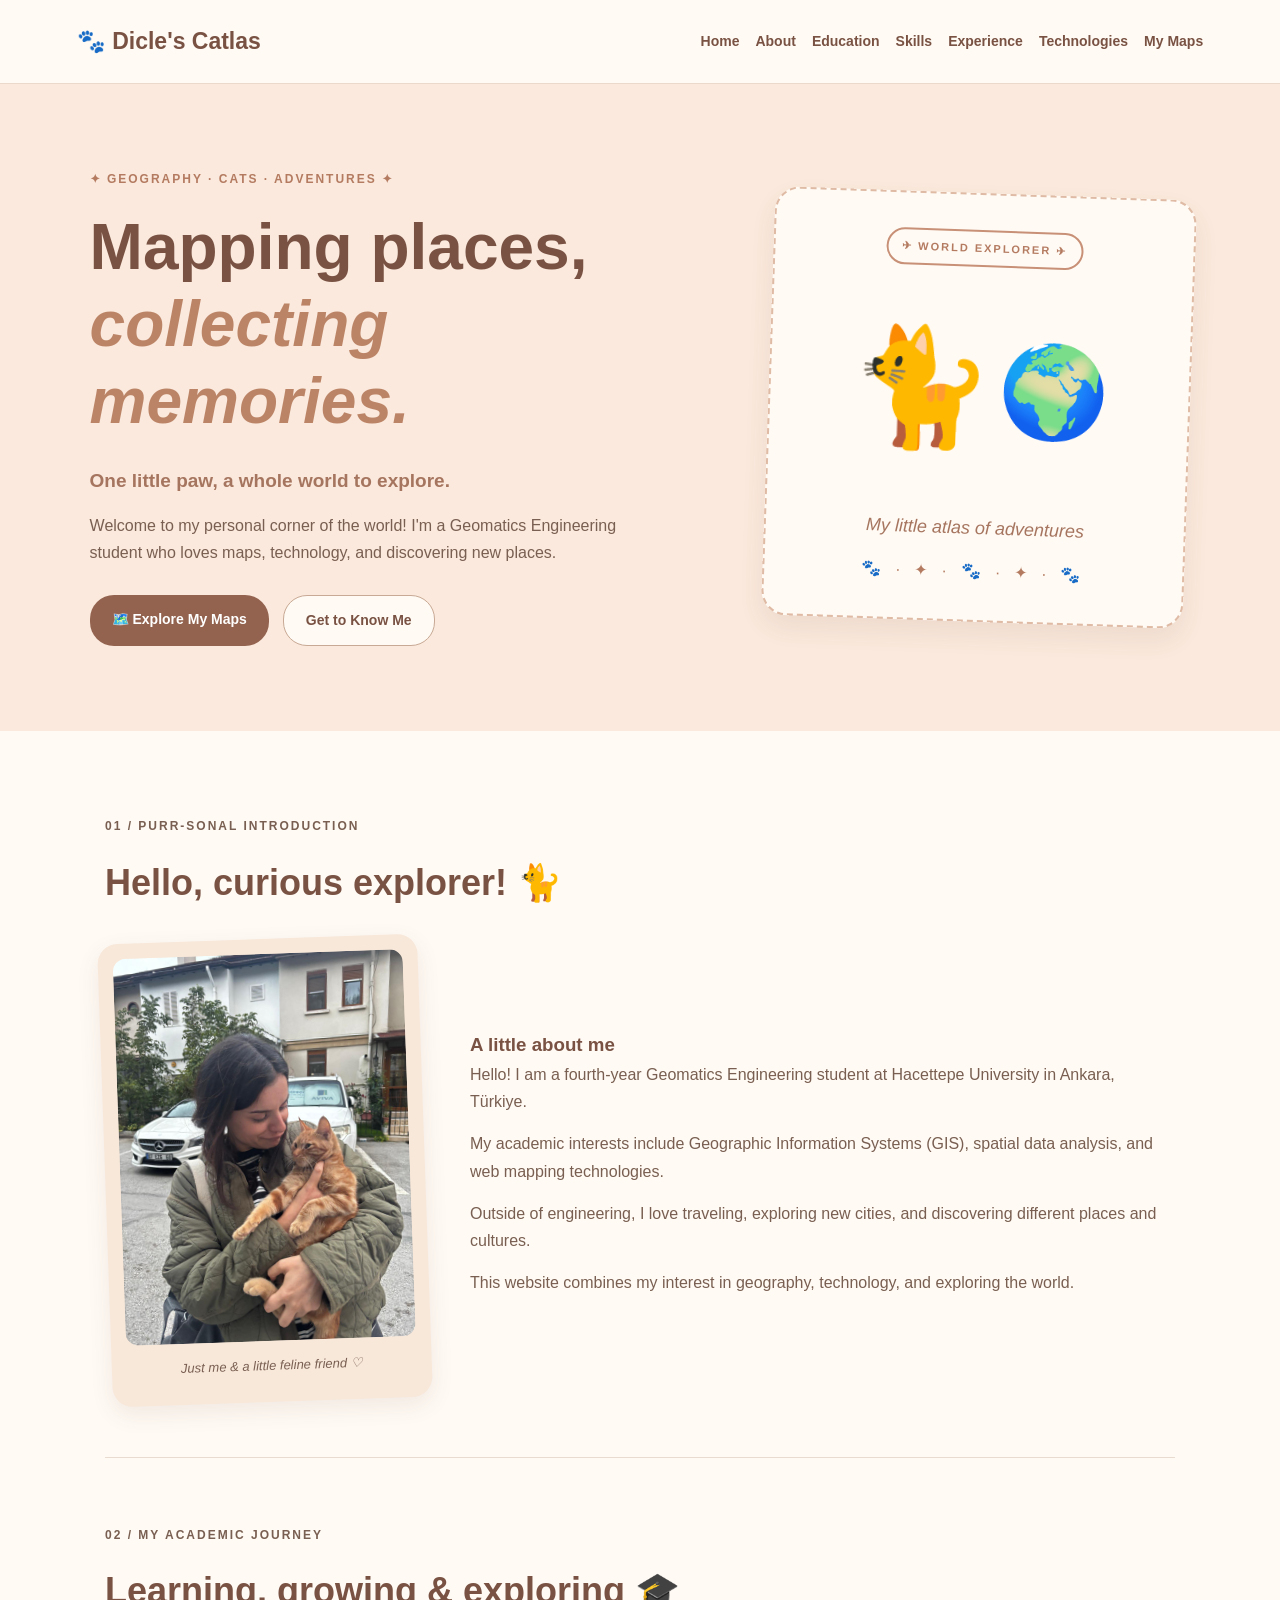
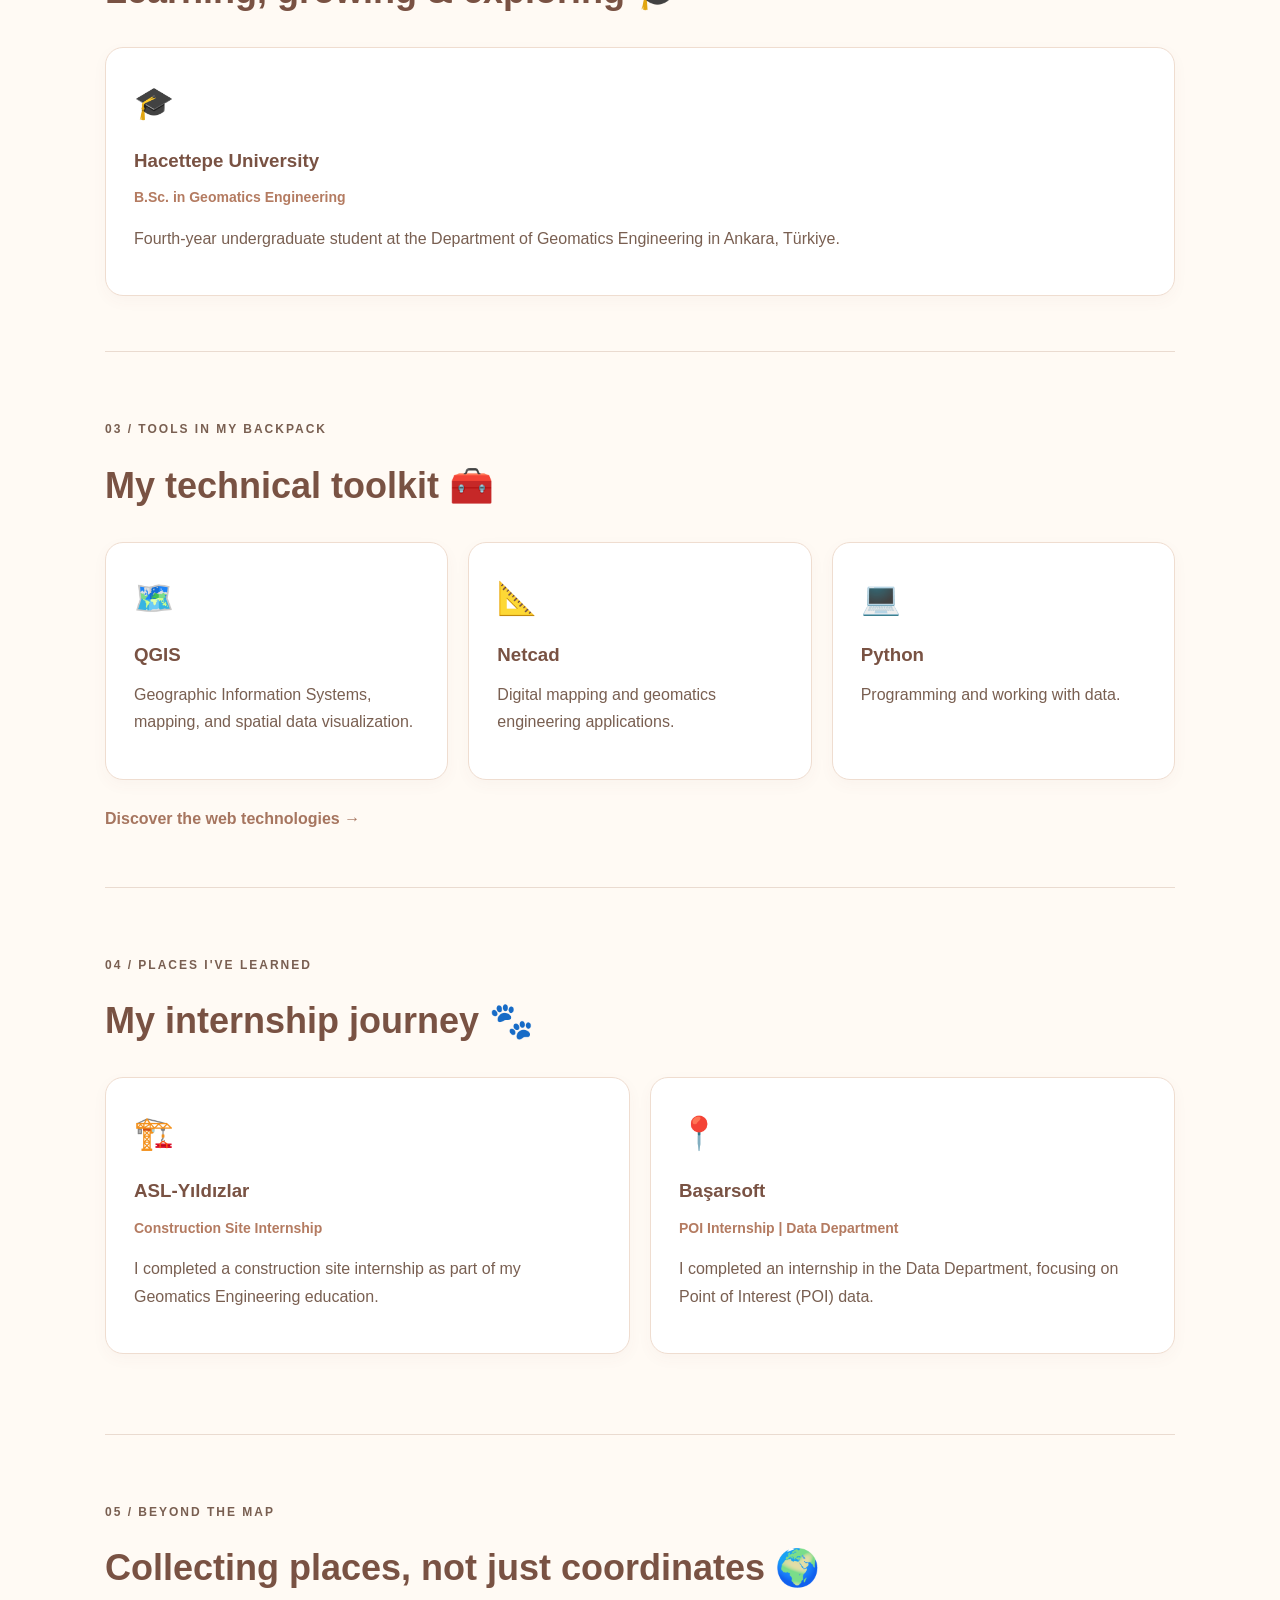
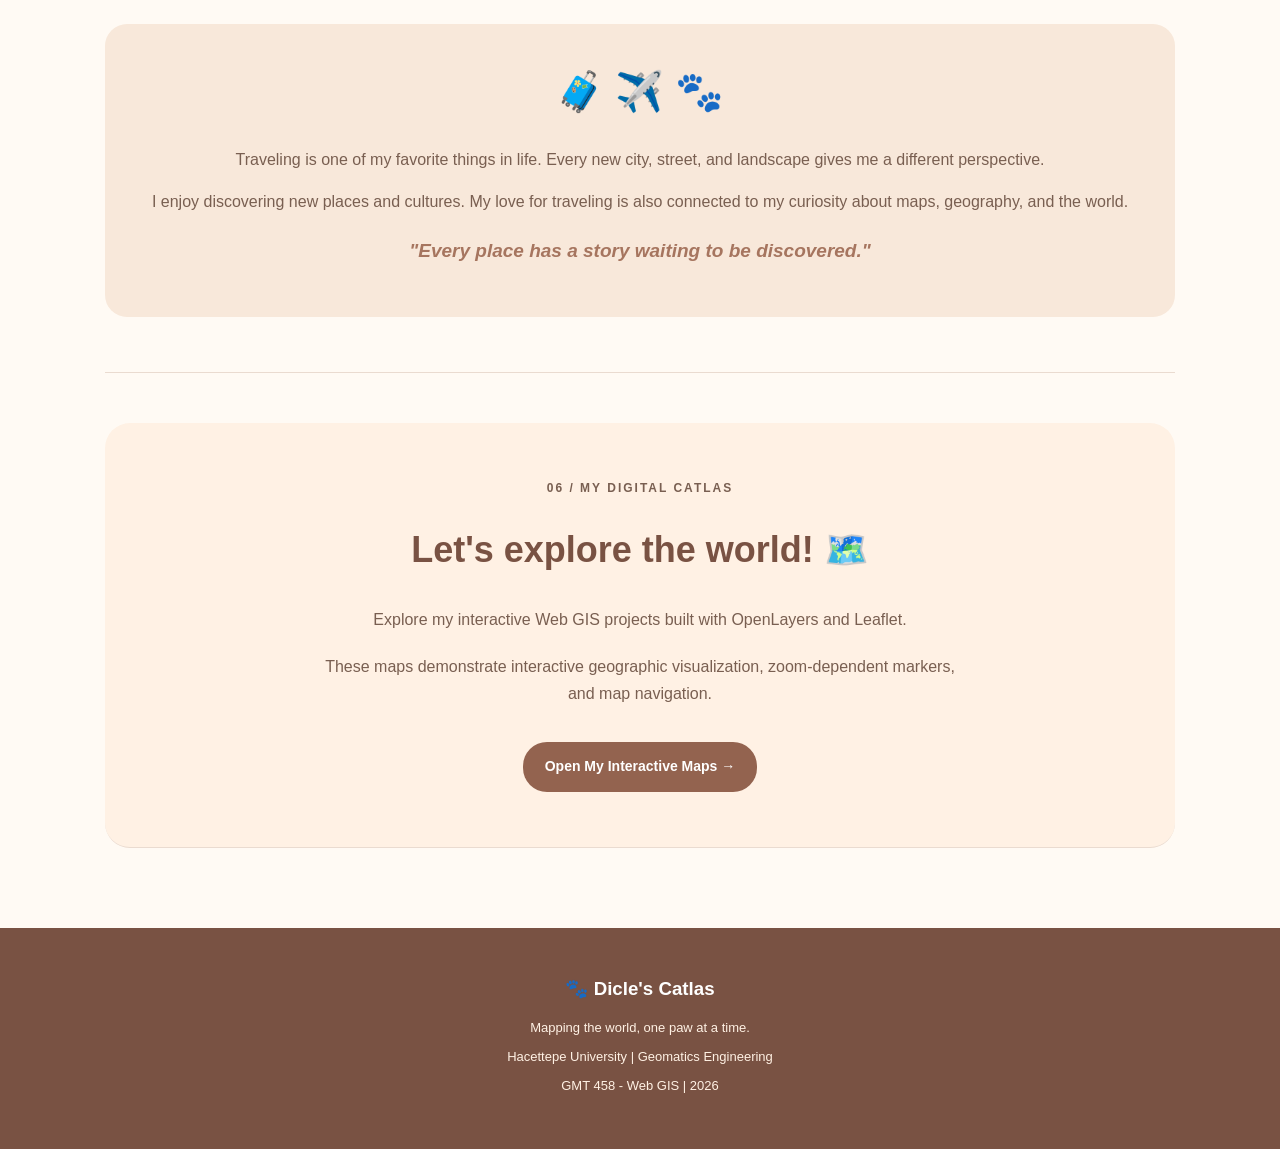
<file: index.html>
<!DOCTYPE html>
<html lang="en">
<head>
    <meta charset="UTF-8">
    <meta name="viewport"
          content="width=device-width, initial-scale=1.0">

    <title>Dicle's Catlas | Personal Web GIS Portfolio</title>

    <link rel="stylesheet" href="style.css">
</head>

<body class="catlas-page">

    <!-- NAVIGATION -->
    <nav class="catlas-nav">

        <a href="index.html" class="catlas-logo">
            🐾 Dicle's Catlas
        </a>

        <div class="catlas-links">
            <a href="index.html">Home</a>
            <a href="#about">About</a>
            <a href="#education">Education</a>
            <a href="#skills">Skills</a>
            <a href="#experience">Experience</a>
            <a href="technologies.html">Technologies</a>
            <a href="maps.html">My Maps</a>
        </div>

    </nav>

    <!-- HERO SECTION -->
    <header class="catlas-hero">

        <div class="catlas-hero-inner">

            <div class="catlas-hero-text">

                <p class="catlas-eyebrow">
                    ✦ GEOGRAPHY · CATS · ADVENTURES ✦
                </p>

                <h1>
                    Mapping places,<br>
                    <span>collecting memories.</span>
                </h1>

                <p class="catlas-hero-subtitle">
                    One little paw, a whole world to explore.
                </p>

                <p class="catlas-hero-description">
                    Welcome to my personal corner of
                    the world! I'm a Geomatics Engineering
                    student who loves maps, technology,
                    and discovering new places.
                </p>

                <div class="catlas-buttons">

                    <a href="maps.html"
                       class="catlas-button-primary">
                        🗺️ Explore My Maps
                    </a>

                    <a href="#about"
                       class="catlas-button-secondary">
                        Get to Know Me
                    </a>

                </div>

            </div>

            <div class="catlas-hero-decoration">

                <div class="catlas-stamp">
                    ✈ WORLD EXPLORER ✈
                </div>

                <div class="catlas-illustration">
                    <span class="catlas-big-cat">🐈</span>
                    <span class="catlas-globe">🌍</span>
                </div>

                <p>My little atlas of adventures</p>

                <div class="catlas-paw-trail">
                    🐾 · ✦ · 🐾 · ✦ · 🐾
                </div>

            </div>

        </div>

    </header>

    <main class="catlas-main">

        <!-- ABOUT ME -->
        <section id="about" class="catlas-section">

            <p class="catlas-section-label">
                01 / PURR-SONAL INTRODUCTION
            </p>

            <h2>Hello, curious explorer! 🐈</h2>

            <div class="catlas-about-grid">

                <div class="catlas-photo-frame">

                    <img src="images/profil.jpeg"
                         alt="My personal photo with a cat"
                         class="catlas-profile-photo">

                    <p>Just me & a little feline friend ♡</p>

                </div>

                <div class="catlas-about-text">

                    <h3>A little about me</h3>

                    <p>
                        Hello! I am a fourth-year
                        Geomatics Engineering student
                        at Hacettepe University
                        in Ankara, Türkiye.
                    </p>

                    <p>
                        My academic interests include
                        Geographic Information Systems
                        (GIS), spatial data analysis,
                        and web mapping technologies.
                    </p>

                    <p>
                        Outside of engineering, I love
                        traveling, exploring new cities,
                        and discovering different places
                        and cultures.
                    </p>

                    <p>
                        This website combines my interest
                        in geography, technology, and
                        exploring the world.
                    </p>

                </div>

            </div>

        </section>

        <!-- EDUCATION -->
        <section id="education" class="catlas-section">

            <p class="catlas-section-label">
                02 / MY ACADEMIC JOURNEY
            </p>

            <h2>Learning, growing & exploring 🎓</h2>

            <div class="catlas-card">

                <span class="catlas-card-icon">🎓</span>

                <h3>Hacettepe University</h3>

                <p class="catlas-card-tag">
                    B.Sc. in Geomatics Engineering
                </p>

                <p>
                    Fourth-year undergraduate student
                    at the Department of Geomatics
                    Engineering in Ankara, Türkiye.
                </p>

            </div>

        </section>

        <!-- SKILLS -->
        <section id="skills" class="catlas-section">

            <p class="catlas-section-label">
                03 / TOOLS IN MY BACKPACK
            </p>

            <h2>My technical toolkit 🧰</h2>

            <div class="catlas-card-grid">

                <div class="catlas-card">

                    <span class="catlas-card-icon">🗺️</span>

                    <h3>QGIS</h3>

                    <p>
                        Geographic Information Systems,
                        mapping, and spatial data
                        visualization.
                    </p>

                </div>

                <div class="catlas-card">

                    <span class="catlas-card-icon">📐</span>

                    <h3>Netcad</h3>

                    <p>
                        Digital mapping and
                        geomatics engineering
                        applications.
                    </p>

                </div>

                <div class="catlas-card">

                    <span class="catlas-card-icon">💻</span>

                    <h3>Python</h3>

                    <p>
                        Programming and
                        working with data.
                    </p>

                </div>

            </div>

            <a href="technologies.html"
               class="catlas-text-link">
                Discover the web technologies →
            </a>

        </section>

        <!-- INTERNSHIPS -->
        <section id="experience" class="catlas-section">

            <p class="catlas-section-label">
                04 / PLACES I'VE LEARNED
            </p>

            <h2>My internship journey 🐾</h2>

            <div class="catlas-card-grid catlas-two-columns">

                <div class="catlas-card">

                    <span class="catlas-card-icon">🏗️</span>

                    <h3>ASL-Yıldızlar</h3>

                    <p class="catlas-card-tag">
                        Construction Site Internship
                    </p>

                    <p>
                        I completed a construction
                        site internship as part of
                        my Geomatics Engineering
                        education.
                    </p>

                </div>

                <div class="catlas-card">

                    <span class="catlas-card-icon">📍</span>

                    <h3>Başarsoft</h3>

                    <p class="catlas-card-tag">
                        POI Internship | Data Department
                    </p>

                    <p>
                        I completed an internship
                        in the Data Department,
                        focusing on Point of Interest
                        (POI) data.
                    </p>

                </div>

            </div>

        </section>

        <!-- TRAVEL -->
        <section class="catlas-section">

            <p class="catlas-section-label">
                05 / BEYOND THE MAP
            </p>

            <h2>Collecting places, not just coordinates 🌍</h2>

            <div class="catlas-travel-box">

                <div class="catlas-travel-icon">
                    🧳 ✈️ 🐾
                </div>

                <p>
                    Traveling is one of my favorite
                    things in life. Every new city,
                    street, and landscape gives me
                    a different perspective.
                </p>

                <p>
                    I enjoy discovering new places
                    and cultures. My love for
                    traveling is also connected
                    to my curiosity about maps,
                    geography, and the world.
                </p>

                <p class="catlas-travel-quote">
                    "Every place has a story waiting
                    to be discovered."
                </p>

            </div>

        </section>

        <!-- MAPS -->
        <section class="catlas-section catlas-maps-preview">

            <p class="catlas-section-label">
                06 / MY DIGITAL CATLAS
            </p>

            <h2>Let's explore the world! 🗺️</h2>

            <p>
                Explore my interactive Web GIS
                projects built with OpenLayers
                and Leaflet.
            </p>

            <p>
                These maps demonstrate interactive
                geographic visualization,
                zoom-dependent markers,
                and map navigation.
            </p>

            <a href="maps.html"
               class="catlas-button-primary">
                Open My Interactive Maps →
            </a>

        </section>

    </main>

    <!-- FOOTER -->
    <footer class="catlas-footer">

        <h3>🐾 Dicle's Catlas</h3>

        <p>
            Mapping the world, one paw at a time.
        </p>

        <p>
            Hacettepe University |
            Geomatics Engineering
        </p>

        <p>
            GMT 458 - Web GIS | 2026
        </p>

    </footer>

</body>
</html>
</file>
<file: style.css>
/* GENERAL PAGE DESIGN */
* {
    margin: 0;
    padding: 0;
    box-sizing: border-box;
}

body {
    font-family: Arial, sans-serif;
    background-color: #f4f7fb;
    color: #333;
    line-height: 1.6;
}

/* HEADER */
header {
    background: linear-gradient(135deg, #123c69, #247ba0);
    color: white;
    text-align: center;
    padding: 65px 20px;
}

header h1 {
    font-size: 36px;
    margin-bottom: 10px;
    animation: slideDown 1.5s ease-out;
}

header p {
    font-size: 18px;
}

/* NAVIGATION MENU */
nav {
    background-color: #102a43;
    padding: 16px;
    text-align: center;
}

nav a {
    color: white;
    text-decoration: none;
    margin: 0 18px;
    font-weight: bold;
    transition: color 0.3s;
}

nav a:hover {
    color: #66d9ef;
}

/* MAIN CONTENT */
main {
    max-width: 1000px;
    margin: 40px auto;
    padding: 0 20px;
}

section {
    background-color: white;
    padding: 30px;
    margin-bottom: 25px;
    border-radius: 12px;
    box-shadow: 0 4px 12px rgba(0,0,0,0.08);
    animation: fadeIn 1.2s ease-in;
}

section h2 {
    color: #123c69;
    margin-bottom: 15px;
}

section p {
    margin-bottom: 12px;
}

section ul {
    padding-left: 25px;
}

section li {
    margin-bottom: 8px;
}

/* FOOTER */
footer {
    background-color: #102a43;
    color: white;
    text-align: center;
    padding: 20px;
    margin-top: 40px;
}

/* ANIMATIONS */
@keyframes slideDown {
    from {
        opacity: 0;
        transform: translateY(-40px);
    }

    to {
        opacity: 1;
        transform: translateY(0);
    }
}

@keyframes fadeIn {
    from {
        opacity: 0;
        transform: translateY(20px);
    }

    to {
        opacity: 1;
        transform: translateY(0);
    }
}

/* MOBILE DESIGN */
@media (max-width: 600px) {
    header h1 {
        font-size: 26px;
    }

    nav a {
        display: inline-block;
        margin: 8px;
    }

    main {
        margin: 20px auto;
    }

    section {
        padding: 20px;
    }
}

@media (prefers-reduced-motion: reduce) {
    *, *::before, *::after {
        animation-duration: 0.01ms !important;
        transition-duration: 0.01ms !important;
    }
}

/* TECHNOLOGY TABLE */

.table-container {
    width: 100%;
    overflow-x: auto;
}

table {
    width: 100%;
    border-collapse: collapse;
    margin-top: 20px;
}

th {
    background-color: #123c69;
    color: white;
    padding: 15px;
    text-align: left;
}

td {
    padding: 15px;
    border-bottom: 1px solid #ddd;
    vertical-align: middle;
}

tbody tr:nth-child(even) {
    background-color: #f0f6fc;
}

tbody tr:hover {
    background-color: #dceef8;
}

td img {
    width: 55px;
    height: 55px;
    object-fit: contain;
}

td:nth-child(2) {
    font-weight: bold;
    color: #123c69;
}

.profile-photo {
    display: block;
    width: 100%;
    max-width: 280px;
    height: auto;
    margin: 20px auto;
    border-radius: 12px;
    box-shadow: 0 4px 12px rgba(0, 0, 0, 0.15);
}

/* OPENLAYERS MAP */




#ol-map {
    width: 100%;
    height: 450px;
    margin-top: 20px;
    margin-bottom: 20px;
    border-radius: 12px;
    overflow: hidden;
    border: 1px solid #d4dce5;
}

/* LEAFLET MAP */

#leaflet-map {
    width: 100%;
    height: 450px;
    margin-top: 20px;
    margin-bottom: 20px;
    border-radius: 12px;
    overflow: hidden;
    border: 1px solid #d4dce5;
}

/* =======================================
   DICLE'S CATLAS - PERSONAL WEBSITE
   Only applies to the homepage
======================================= */

.catlas-page {
    background: #fffaf4;
    color: #654b42;
    font-family: "Trebuchet MS", Arial, sans-serif;
    line-height: 1.7;
}

/* NAVIGATION */

.catlas-page .catlas-nav {
    display: flex;
    align-items: center;
    justify-content: space-between;
    flex-wrap: wrap;
    gap: 18px;
    padding: 22px 6%;
    background: #fffaf4;
    border-bottom: 1px solid #ebd9cb;
    text-align: left;
}

.catlas-page .catlas-logo {
    font-size: 23px;
    font-weight: bold;
    color: #795243;
    text-decoration: none;
    margin: 0;
}

.catlas-page .catlas-links {
    display: flex;
    flex-wrap: wrap;
    gap: 16px;
}

.catlas-page .catlas-links a {
    color: #795243;
    text-decoration: none;
    font-size: 14px;
    font-weight: 600;
    margin: 0;
}

.catlas-page .catlas-links a:hover {
    color: #d08d6b;
}

/* HERO SECTION */

.catlas-page .catlas-hero {
    background: #fae9dc;
    padding: 85px 7%;
    color: #795243;
    text-align: left;
}

.catlas-page .catlas-hero-inner {
    max-width: 1150px;
    margin: auto;
    display: grid;
    grid-template-columns: 1.2fr 0.8fr;
    align-items: center;
    gap: 45px;
}

.catlas-page .catlas-eyebrow {
    color: #b47b61;
    font-size: 12px;
    letter-spacing: 2px;
    font-weight: bold;
    margin-bottom: 20px;
}

.catlas-page .catlas-hero h1 {
    color: #795243;
    font-size: clamp(36px, 5vw, 65px);
    line-height: 1.2;
    margin-bottom: 25px;
    animation: catlasFade 1.2s ease;
}

.catlas-page .catlas-hero h1 span {
    color: #bc8467;
    font-style: italic;
}

.catlas-page .catlas-hero-subtitle {
    font-size: 19px;
    color: #a6755f;
    margin-bottom: 15px;
    font-weight: bold;
}

.catlas-page .catlas-hero-description {
    font-size: 16px;
    color: #795f51;
    max-width: 530px;
    margin-bottom: 28px;
}

.catlas-page .catlas-buttons {
    display: flex;
    flex-wrap: wrap;
    gap: 14px;
}

.catlas-page .catlas-button-primary,
.catlas-page .catlas-button-secondary {
    display: inline-block;
    text-decoration: none;
    padding: 13px 22px;
    border-radius: 24px;
    font-size: 14px;
    font-weight: bold;
    transition: transform 0.3s, background 0.3s;
}

.catlas-page .catlas-button-primary {
    color: white;
    background: #93634f;
}

.catlas-page .catlas-button-secondary {
    color: #795243;
    border: 1px solid #c8a995;
    background: #fffaf4;
}

.catlas-page .catlas-button-primary:hover,
.catlas-page .catlas-button-secondary:hover {
    transform: translateY(-3px);
}

.catlas-page .catlas-button-primary:hover {
    background: #b47b61;
}

/* HERO CAT ILLUSTRATION */

.catlas-page .catlas-hero-decoration {
    position: relative;
    background: #fffaf4;
    border: 2px dashed #dfbba5;
    border-radius: 25px;
    padding: 35px 20px;
    text-align: center;
    transform: rotate(2deg);
    box-shadow: 0 12px 25px rgba(121,82,67,0.09);
}

.catlas-page .catlas-stamp {
    display: inline-block;
    border: 2px solid #c89177;
    border-radius: 50px;
    padding: 7px 14px;
    font-size: 11px;
    letter-spacing: 2px;
    color: #b47b61;
    font-weight: bold;
}

.catlas-page .catlas-illustration {
    display: flex;
    justify-content: center;
    align-items: center;
    gap: 5px;
    padding: 25px 0;
}

.catlas-page .catlas-big-cat {
    font-size: clamp(65px, 9vw, 120px);
    animation: catlasFloat 3s ease-in-out infinite;
}

.catlas-page .catlas-globe {
    font-size: clamp(55px, 7vw, 90px);
}

.catlas-page .catlas-hero-decoration p {
    font-style: italic;
    color: #a6755f;
}

.catlas-page .catlas-paw-trail {
    margin-top: 15px;
    letter-spacing: 5px;
    color: #b47b61;
}

/* MAIN CONTENT */

.catlas-page .catlas-main {
    width: 100%;
    max-width: 1120px;
    margin: 0 auto;
    padding: 30px 25px;
}

.catlas-page .catlas-section {
    background: transparent;
    box-shadow: none;
    border-radius: 0;
    border-bottom: 1px solid #eadbd0;
    padding: 55px 0;
    margin-bottom: 12px;
}

.catlas-page .catlas-section-label {
    color: #b47b61;
    font-size: 12px;
    letter-spacing: 2px;
    font-weight: bold;
    margin-bottom: 14px;
}

.catlas-page .catlas-section h2 {
    color: #795243;
    font-size: clamp(26px, 3vw, 36px);
    margin-bottom: 26px;
}

.catlas-page .catlas-section h3 {
    color: #795243;
}

.catlas-page .catlas-section p {
    color: #795f51;
    margin-bottom: 15px;
}

/* PROFILE PHOTO */

.catlas-page .catlas-about-grid {
    display: grid;
    grid-template-columns: 320px 1fr;
    gap: 45px;
    align-items: center;
}

.catlas-page .catlas-photo-frame {
    background: #f8e8da;
    padding: 15px 15px 10px;
    border-radius: 20px;
    transform: rotate(-2deg);
    box-shadow: 0 8px 22px rgba(121,82,67,0.1);
}

.catlas-page .catlas-profile-photo {
    display: block;
    width: 100%;
    max-width: 100%;
    height: auto;
    border-radius: 13px;
}

.catlas-page .catlas-photo-frame p {
    text-align: center;
    margin-top: 14px;
    font-style: italic;
    font-size: 13px;
}

.catlas-page .catlas-about-text {
    font-size: 16px;
}

/* CARDS */

.catlas-page .catlas-card {
    background: #ffffff;
    border: 1px solid #efddd0;
    border-radius: 18px;
    padding: 28px;
    box-shadow: 0 5px 15px rgba(121,82,67,0.04);
    transition: transform 0.3s, box-shadow 0.3s;
}

.catlas-page .catlas-card:hover {
    transform: translateY(-5px);
    box-shadow: 0 12px 25px rgba(121,82,67,0.1);
}

.catlas-page .catlas-card-icon {
    display: block;
    font-size: 32px;
    margin-bottom: 14px;
}

.catlas-page .catlas-card h3 {
    color: #795243;
    margin-bottom: 10px;
}

.catlas-page .catlas-card-tag {
    color: #b47b61 !important;
    font-weight: bold;
    font-size: 14px;
}

.catlas-page .catlas-card-grid {
    display: grid;
    grid-template-columns: repeat(3, minmax(0, 1fr));
    gap: 20px;
    margin: 20px 0 25px;
}

.catlas-page .catlas-two-columns {
    grid-template-columns: repeat(2, minmax(0, 1fr));
}

.catlas-page .catlas-text-link {
    color: #a6755f;
    text-decoration: none;
    font-weight: bold;
}

/* TRAVEL SECTION */

.catlas-page .catlas-travel-box {
    background: #f8e8da;
    padding: 35px;
    border-radius: 22px;
    text-align: center;
}

.catlas-page .catlas-travel-icon {
    font-size: 39px;
    margin-bottom: 20px;
}

.catlas-page .catlas-travel-quote {
    font-style: italic;
    font-size: 19px;
    font-weight: bold;
    color: #a6755f !important;
    margin-top: 20px;
}

/* MAPS PREVIEW */

.catlas-page .catlas-maps-preview {
    text-align: center;
    background: #fff1e4;
    border-radius: 25px;
    padding: 55px 30px;
    margin: 50px 0;
}

.catlas-page .catlas-maps-preview p {
    max-width: 650px;
    margin: 0 auto 20px;
}

.catlas-page .catlas-maps-preview .catlas-button-primary {
    margin-top: 15px;
}

/* FOOTER */

.catlas-page .catlas-footer {
    background: #795243;
    color: white;
    text-align: center;
    padding: 45px 20px;
    margin-top: 0;
}

.catlas-page .catlas-footer h3 {
    color: white;
    margin-bottom: 12px;
}

.catlas-page .catlas-footer p {
    color: #fff1e4;
    font-size: 13px;
    margin-bottom: 7px;
}

/* ANIMATIONS */

@keyframes catlasFade {
    from {
        opacity: 0;
        transform: translateY(30px);
    }
    to {
        opacity: 1;
        transform: translateY(0);
    }
}

@keyframes catlasFloat {
    0%, 100% {
        transform: translateY(0);
    }
    50% {
        transform: translateY(-12px);
    }
}

/* MOBILE */

@media (max-width: 800px) {

    .catlas-page .catlas-nav {
        flex-direction: column;
        justify-content: center;
    }

    .catlas-page .catlas-links {
        justify-content: center;
    }

    .catlas-page .catlas-hero-inner,
    .catlas-page .catlas-about-grid {
        grid-template-columns: 1fr;
    }

    .catlas-page .catlas-hero {
        padding: 55px 6%;
    }

    .catlas-page .catlas-hero-decoration {
        max-width: 400px;
        width: 100%;
        margin: auto;
    }

    .catlas-page .catlas-card-grid,
    .catlas-page .catlas-two-columns {
        grid-template-columns: 1fr;
    }

    .catlas-page .catlas-main {
        padding: 15px 20px;
    }

    .catlas-page .catlas-section {
        padding: 35px 0;
    }
}

@media (prefers-reduced-motion: reduce) {
    .catlas-page *,
    .catlas-page *::before,
    .catlas-page *::after {
        animation-duration: 0.01ms !important;
        transition-duration: 0.01ms !important;
    }
}

/* DICLE'S CATLAS - MAPS PAGE */

.catlas-maps-page {
    background: #fffaf4;
    color: #795243;
    font-family: "Trebuchet MS", Arial, sans-serif;
}

/* Header */
.catlas-maps-page > header {
    background: #fae9dc;
    color: #795243;
    text-align: center;
    padding: 65px 20px;
}

.catlas-maps-page > header h1 {
    color: #795243;
    font-size: clamp(30px, 5vw, 48px);
}

.catlas-maps-page > header p {
    color: #a6755f;
}

/* Navigation */
.catlas-maps-page > nav {
    background: #fffaf4;
    border-bottom: 1px solid #ebd9cb;
    padding: 22px 15px;
}

.catlas-maps-page > nav a {
    color: #795243;
    font-weight: bold;
    margin: 0 18px;
}

.catlas-maps-page > nav a:hover {
    color: #d08d6b;
}

/* Content area */
.catlas-maps-page > main {
    max-width: 1100px;
    margin: 40px auto;
    padding: 0 20px;
}

/* Map sections */
.catlas-maps-page main section {
    background: white;
    border: 1px solid #efddd0;
    border-radius: 20px;
    padding: 30px;
    margin-bottom: 30px;
    box-shadow: 0 6px 20px rgba(121,82,67,0.06);
}

.catlas-maps-page main section h2 {
    color: #795243;
}

.catlas-maps-page main section p {
    color: #795f51;
}

/* Preserve map sizes */
.catlas-maps-page #ol-map,
.catlas-maps-page #leaflet-map {
    width: 100%;
    height: 450px;
    border: 1px solid #eadbd0;
    border-radius: 12px;
    overflow: hidden;
}

/* Footer */
.catlas-maps-page > footer {
    background: #795243;
    color: #fffaf4;
    padding: 30px 20px;
    text-align: center;
}

@media (max-width: 600px) {
    .catlas-maps-page > nav a {
        display: inline-block;
        margin: 7px 10px;
    }

    .catlas-maps-page main section {
        padding: 15px;
    }
}

/* DICLE'S CATLAS - TRAVEL MARKERS */

.catlas-maps-page .catlas-paw-marker {
    background: #fff5e9;
    border: 2px solid #b47b61;
    border-radius: 50%;
    display: flex;
    align-items: center;
    justify-content: center;
    box-shadow: 0 3px 10px rgba(0,0,0,0.2);
    transition: transform 0.2s ease;
}

.catlas-maps-page .catlas-paw-marker span {
    font-size: 21px;
    line-height: 1;
}

.catlas-maps-page .catlas-paw-marker:hover {
    transform: scale(1.15);
    background: #fae9dc;
}

.catlas-maps-page .leaflet-popup-content {
    font-family: "Trebuchet MS", Arial, sans-serif;
    color: #795243;
    text-align: center;
}

.catlas-maps-page .leaflet-popup-content strong {
    font-size: 16px;
}

.catlas-maps-page .leaflet-popup-content p {
    margin: 5px 0;
}
</file>
